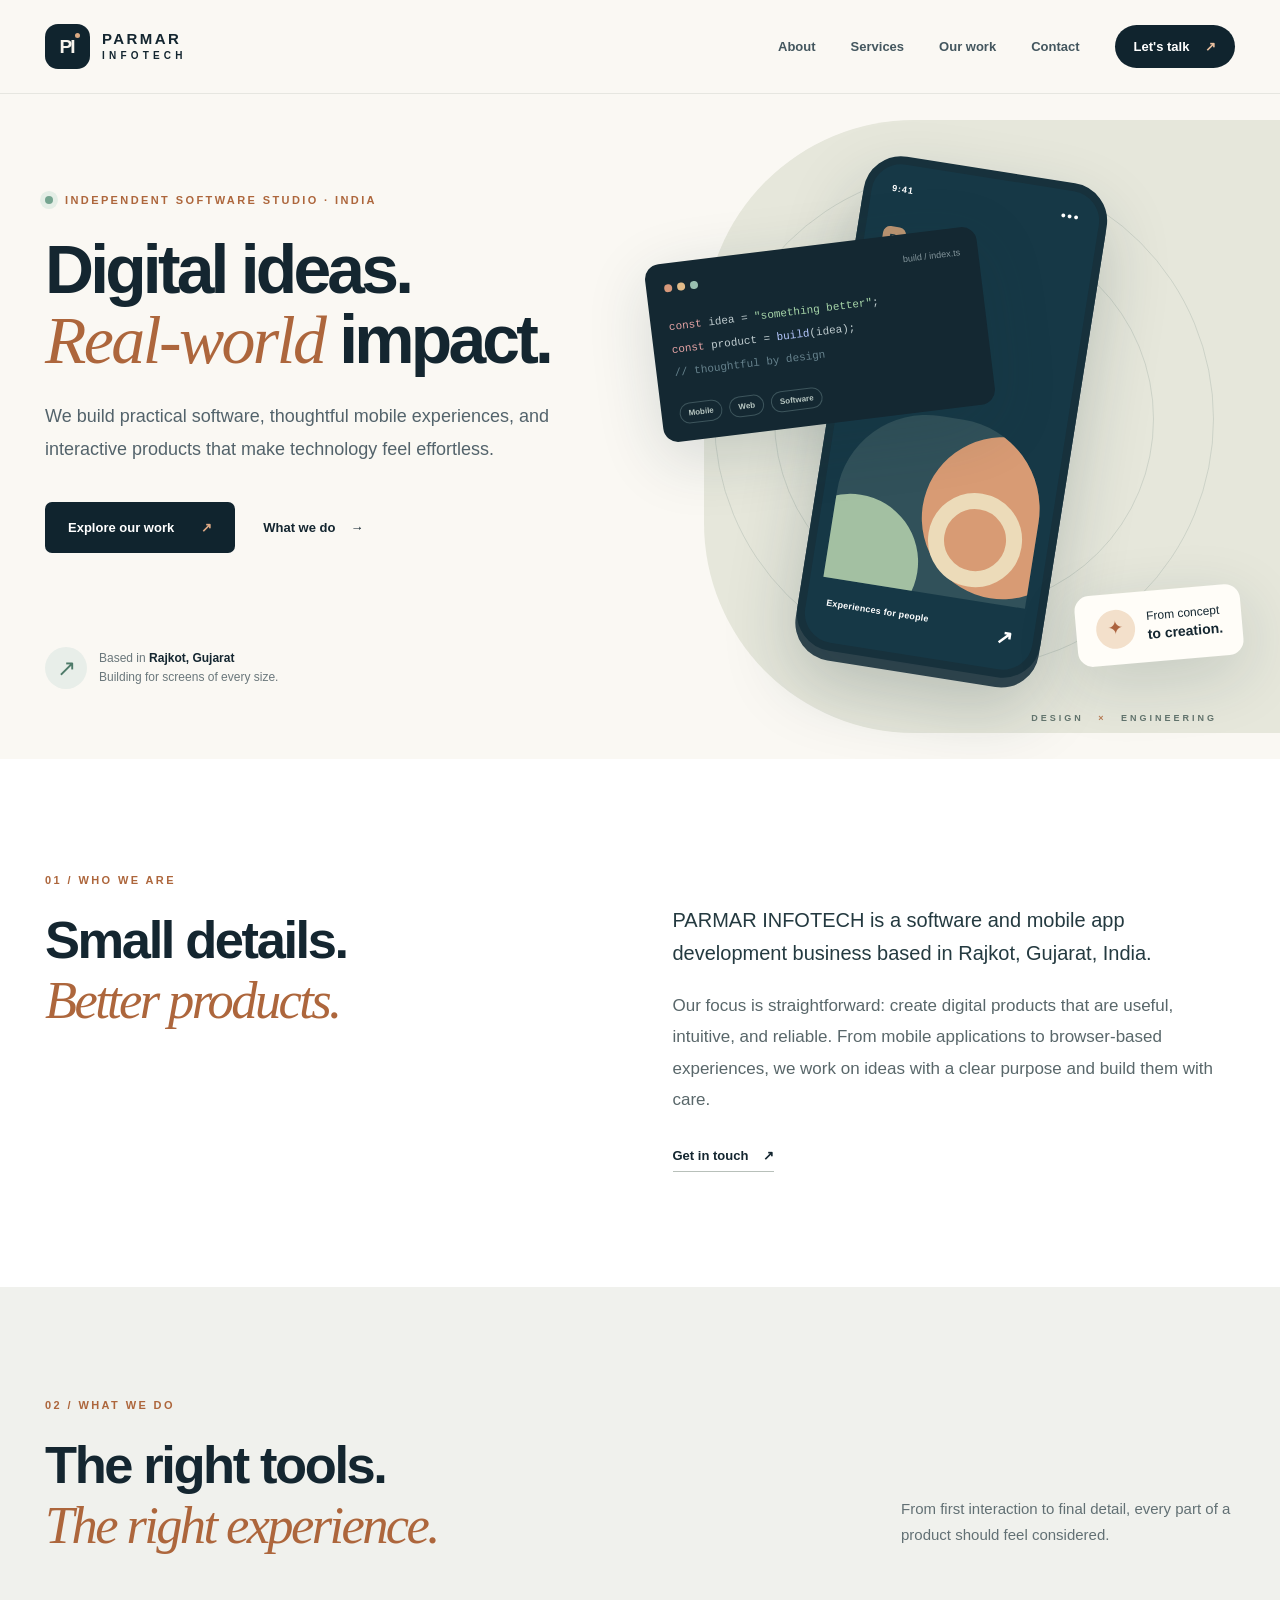
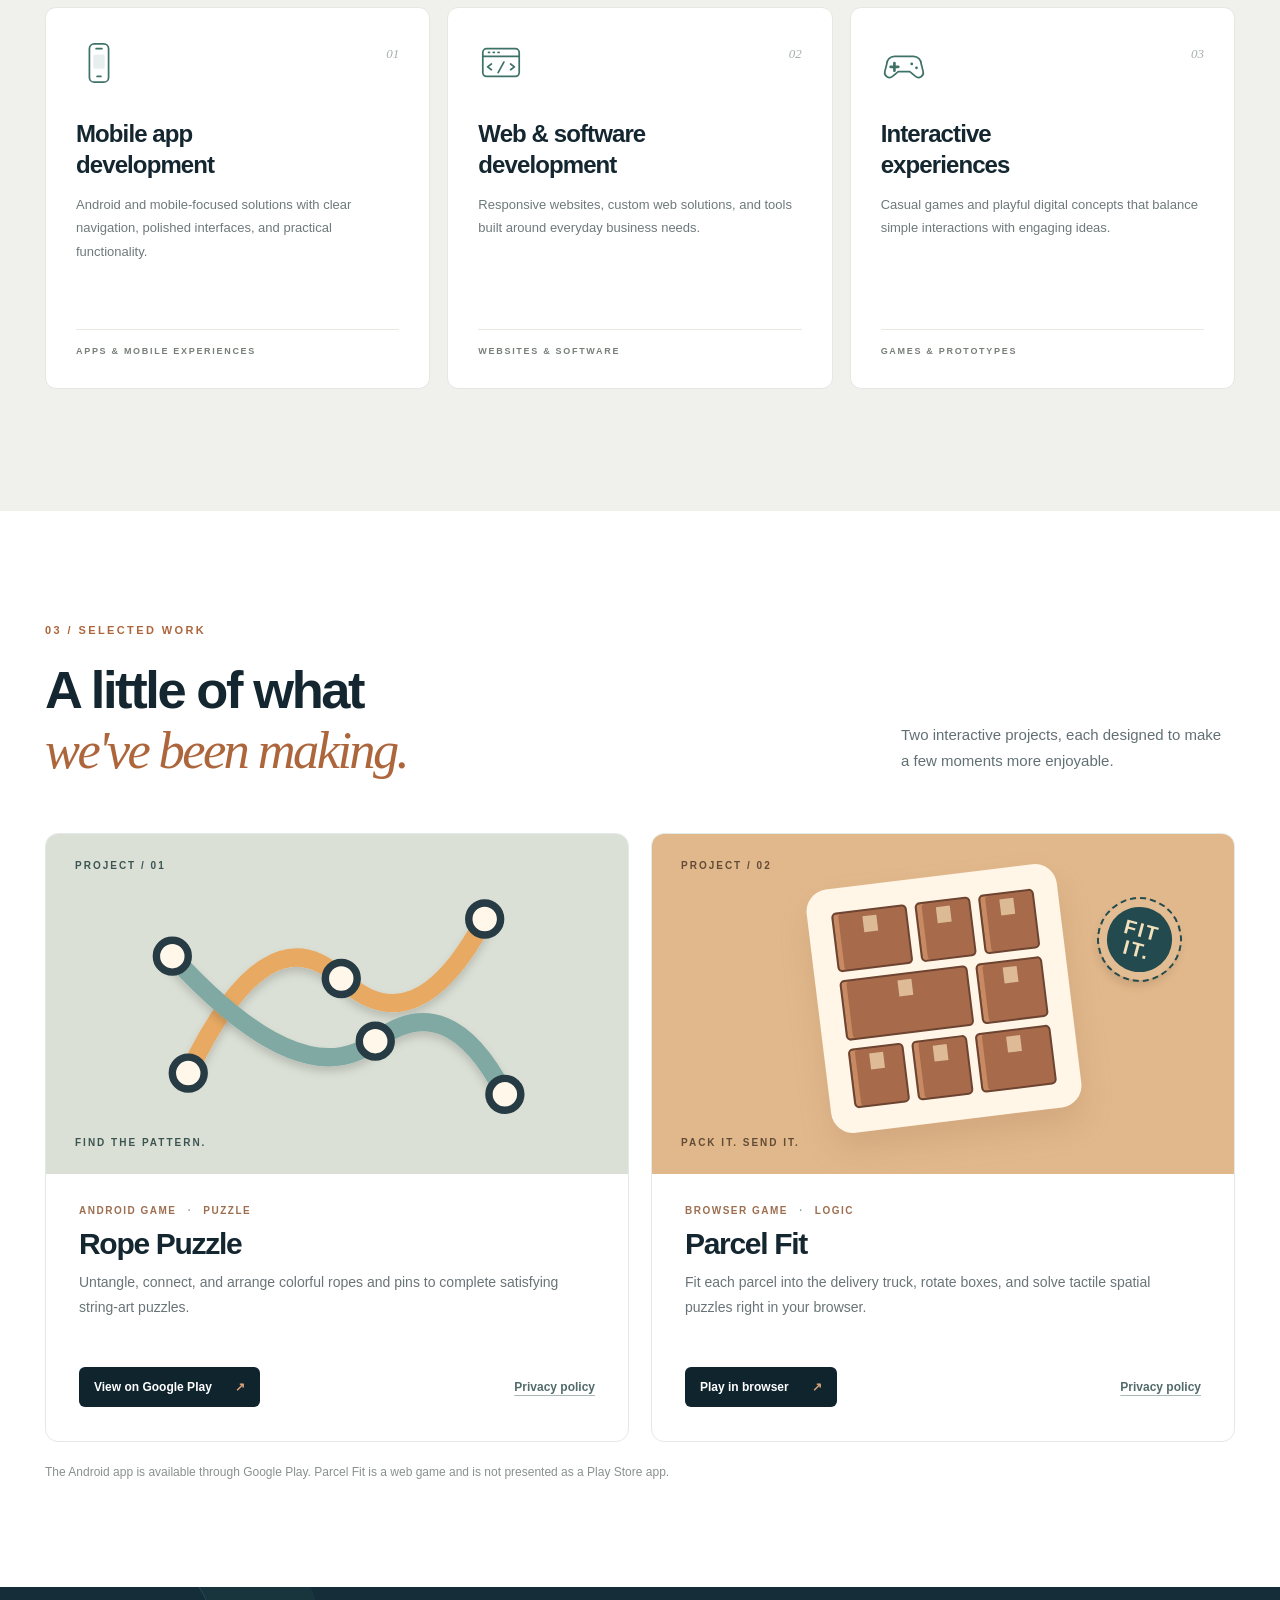
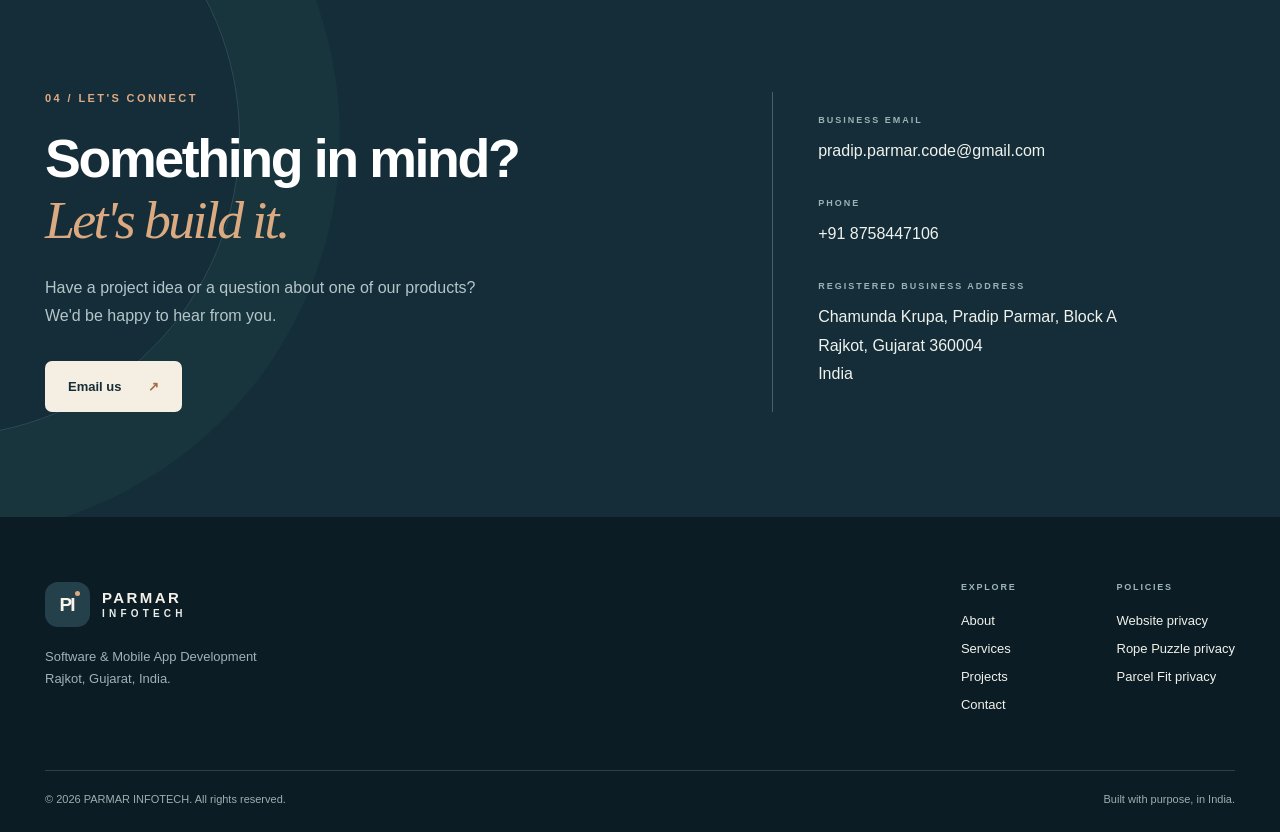
<file: index.html>
<!doctype html>
<html lang="en">
<head>
  <meta charset="utf-8">
  <meta name="viewport" content="width=device-width, initial-scale=1">
  <meta name="theme-color" content="#10202c">
  <meta name="description" content="PARMAR INFOTECH is a software and mobile app development business based in Rajkot, Gujarat, India. Discover our services, Android games and browser games.">
  <meta name="robots" content="index, follow">
  <meta property="og:type" content="website">
  <meta property="og:title" content="PARMAR INFOTECH — Software & Mobile App Development">
  <meta property="og:description" content="Practical digital products, thoughtfully built. Software development, mobile apps and interactive experiences from Rajkot, India.">
  <link rel="icon" type="image/svg+xml" href="assets/favicon.svg">
  <link rel="stylesheet" href="assets/styles.css">
  <title>PARMAR INFOTECH | Software & Mobile App Development</title>
</head>
<body>
  <a class="skip-link" href="#main">Skip to content</a>
  <header class="site-header" id="top">
    <div class="wrap header-inner">
      <a href="./" class="brand" aria-label="PARMAR INFOTECH, home">
        <span class="brand-symbol" aria-hidden="true">PI<span class="symbol-dot"></span></span>
        <span class="brand-text"><strong>PARMAR</strong><small>INFOTECH</small></span>
      </a>
      <button class="menu-button" aria-controls="primary-navigation" aria-expanded="false" aria-label="Open navigation"><span></span><span></span><span></span></button>
      <nav class="navigation" id="primary-navigation" aria-label="Main navigation">
        <a href="#about">About</a>
        <a href="#services">Services</a>
        <a href="#work">Our work</a>
        <a href="#contact">Contact</a>
        <a class="nav-contact" href="mailto:pradip.parmar.code@gmail.com?subject=Project%20enquiry%20%E2%80%94%20PARMAR%20INFOTECH">Let's talk <span aria-hidden="true">↗</span></a>
      </nav>
    </div>
  </header>

  <main id="main">
    <section class="hero" aria-labelledby="hero-title">
      <div class="wrap hero-grid">
        <div class="hero-copy">
          <div class="eyebrow"><span class="signal-dot"></span> INDEPENDENT SOFTWARE STUDIO · INDIA</div>
          <h1 id="hero-title">Digital ideas.<br><em>Real-world</em> impact.</h1>
          <p class="hero-lead">We build practical software, thoughtful mobile experiences, and interactive products that make technology feel effortless.</p>
          <div class="hero-actions"><a class="button button-dark" href="#work">Explore our work <span aria-hidden="true">↗</span></a><a class="text-link" href="#services">What we do <span aria-hidden="true">→</span></a></div>
          <div class="hero-bottom"><span class="mini-mark" aria-hidden="true">↗</span><span>Based in <strong>Rajkot, Gujarat</strong><br>Building for screens of every size.</span></div>
        </div>
        <div class="hero-visual" aria-label="Illustration of software, mobile apps and digital experiences" role="img">
          <div class="visual-orbit orbit-one"></div><div class="visual-orbit orbit-two"></div>
          <div class="floating-card code-card" aria-hidden="true"><div class="window-controls"><i></i><i></i><i></i><span>build / index.ts</span></div><div class="code-line"><span class="code-pink">const</span> idea = <span class="code-green">"something better"</span>;</div><div class="code-line"><span class="code-pink">const</span> product = <span class="code-blue">build</span>(idea);</div><div class="code-line muted">// thoughtful by design</div><div class="code-badges"><b>Mobile</b><b>Web</b><b>Software</b></div></div>
          <div class="phone-sample" aria-hidden="true"><div class="phone-top"><span>9:41</span><span>●●●</span></div><div class="phone-heading"><span class="phone-app-logo">P.</span><span>Made to move.</span></div><div class="phone-large-type">Create.<br><i>Connect.</i><br>Explore.</div><div class="phone-pattern"><div class="pattern-circle c1"></div><div class="pattern-circle c2"></div><div class="pattern-circle c3"></div></div><div class="phone-end"><span>Experiences for people</span><span>↗</span></div></div>
          <div class="floating-card small-note" aria-hidden="true"><span class="note-circle">✦</span><span>From concept<br><strong>to creation.</strong></span></div>
          <div class="visual-caption">DESIGN <span>×</span> ENGINEERING</div>
        </div>
      </div>
    </section>

    <section class="section intro-section" id="about" aria-labelledby="about-title">
      <div class="wrap section-two-col"><div><div class="section-index">01 / WHO WE ARE</div><h2 id="about-title">Small details.<br><span class="serif-accent">Better products.</span></h2></div><div class="intro-body"><p>PARMAR INFOTECH is a software and mobile app development business based in Rajkot, Gujarat, India.</p><p>Our focus is straightforward: create digital products that are useful, intuitive, and reliable. From mobile applications to browser-based experiences, we work on ideas with a clear purpose and build them with care.</p><a class="inline-link" href="#contact">Get in touch <span aria-hidden="true">↗</span></a></div></div>
    </section>

    <section class="section services-section" id="services" aria-labelledby="services-title"><div class="wrap"><div class="section-heading"><div><div class="section-index">02 / WHAT WE DO</div><h2 id="services-title">The right tools.<br><span class="serif-accent">The right experience.</span></h2></div><p>From first interaction to final detail, every part of a product should feel considered.</p></div><div class="services-grid">
      <article class="service-card"><div class="service-icon" aria-hidden="true"><svg viewBox="0 0 48 48" fill="none"><rect x="14" y="4" width="20" height="40" rx="5" stroke="currentColor" stroke-width="1.8"/><path d="M21 9h6M22 38h4" stroke="currentColor" stroke-width="1.8" stroke-linecap="round"/><rect x="18" y="15" width="12" height="15" rx="2" fill="currentColor" opacity=".12"/></svg></div><div class="service-no">01</div><h3>Mobile app<br>development</h3><p>Android and mobile-focused solutions with clear navigation, polished interfaces, and practical functionality.</p><div class="service-line"></div><span>APPS & MOBILE EXPERIENCES</span></article>
      <article class="service-card"><div class="service-icon" aria-hidden="true"><svg viewBox="0 0 48 48" fill="none"><rect x="5" y="9" width="38" height="29" rx="4" stroke="currentColor" stroke-width="1.8"/><path d="M5 17h38M11 13h1M16 13h1M21 13h1M14 25l-4 3 4 3M34 25l4 3-4 3M27 23l-6 11" stroke="currentColor" stroke-width="1.8" stroke-linecap="round" stroke-linejoin="round"/></svg></div><div class="service-no">02</div><h3>Web & software<br>development</h3><p>Responsive websites, custom web solutions, and tools built around everyday business needs.</p><div class="service-line"></div><span>WEBSITES & SOFTWARE</span></article>
      <article class="service-card"><div class="service-icon" aria-hidden="true"><svg viewBox="0 0 48 48" fill="none"><path d="M14 17h20a8 8 0 0 1 8 8l2 8a5 5 0 0 1-8 5l-6-5H18l-6 5a5 5 0 0 1-8-5l2-8a8 8 0 0 1 8-8Z" stroke="currentColor" stroke-width="1.8" stroke-linejoin="round"/><path d="M14 24v8M10 28h8M32 25h.1M37 29h.1" stroke="currentColor" stroke-width="2.8" stroke-linecap="round"/></svg></div><div class="service-no">03</div><h3>Interactive<br>experiences</h3><p>Casual games and playful digital concepts that balance simple interactions with engaging ideas.</p><div class="service-line"></div><span>GAMES & PROTOTYPES</span></article>
    </div></div></section>

    <section class="section work-section" id="work" aria-labelledby="work-title"><div class="wrap"><div class="section-heading work-heading"><div><div class="section-index">03 / SELECTED WORK</div><h2 id="work-title">A little of what<br><span class="serif-accent">we've been making.</span></h2></div><p>Two interactive projects, each designed to make a few moments more enjoyable.</p></div>
      <div class="project-grid">
        <article class="project-card"><div class="project-art rope-art" aria-label="Stylized rope and pin puzzle illustration" role="img"><div class="art-no">PROJECT / 01</div><svg viewBox="0 0 500 320" aria-hidden="true" focusable="false"><defs><filter id="ropeShadow"><feDropShadow dx="0" dy="5" stdDeviation="4" flood-opacity=".16"/></filter></defs><path d="M110 225Q184 70 254 136T389 80" stroke="#e8aa63" stroke-width="17" fill="none" stroke-linecap="round" filter="url(#ropeShadow)"/><path d="M95 115Q217 248 286 195T408 245" stroke="#7fa9a2" stroke-width="17" fill="none" stroke-linecap="round" filter="url(#ropeShadow)"/><g fill="#fff7ea" stroke="#263b43" stroke-width="7"><circle cx="110" cy="225" r="15"/><circle cx="254" cy="136" r="15"/><circle cx="389" cy="80" r="15"/><circle cx="95" cy="115" r="15"/><circle cx="286" cy="195" r="15"/><circle cx="408" cy="245" r="15"/></g></svg><div class="art-label">FIND THE PATTERN.</div></div><div class="project-info"><div class="project-meta">ANDROID GAME <span>·</span> PUZZLE</div><h3>Rope Puzzle</h3><p>Untangle, connect, and arrange colorful ropes and pins to complete satisfying string-art puzzles.</p><div class="project-links"><a class="project-link" href="https://play.google.com/store/apps/details?id=com.stringart.ropepuzzle" target="_blank" rel="noopener noreferrer">View on Google Play <span aria-hidden="true">↗</span></a><a class="subtle-link" href="privacy-rope-puzzle.html">Privacy policy</a></div></div></article>
        <article class="project-card"><div class="project-art parcel-art" aria-label="Stylized parcel packing game illustration" role="img"><div class="art-no">PROJECT / 02</div><div class="parcel-board" aria-hidden="true"><div class="parcel-stack top"><i></i><i></i><i></i></div><div class="parcel-stack middle"><i></i><i></i></div><div class="parcel-stack bottom"><i></i><i></i><i></i></div></div><div class="parcel-stamp" aria-hidden="true">FIT<br>IT.</div><div class="art-label">PACK IT. SEND IT.</div></div><div class="project-info"><div class="project-meta">BROWSER GAME <span>·</span> LOGIC</div><h3>Parcel Fit</h3><p>Fit each parcel into the delivery truck, rotate boxes, and solve tactile spatial puzzles right in your browser.</p><div class="project-links"><a class="project-link" href="https://parcelbox-game.pages.dev/" target="_blank" rel="noopener noreferrer">Play in browser <span aria-hidden="true">↗</span></a><a class="subtle-link" href="privacy-parcel-fit.html">Privacy policy</a></div></div></article>
      </div><p class="work-footnote">The Android app is available through Google Play. Parcel Fit is a web game and is not presented as a Play Store app.</p>
    </div></section>

    <section class="contact-section" id="contact" aria-labelledby="contact-title"><div class="wrap contact-layout"><div class="contact-copy"><div class="section-index light-index">04 / LET'S CONNECT</div><h2 id="contact-title">Something in mind?<br><span class="serif-accent">Let's build it.</span></h2><p>Have a project idea or a question about one of our products? We'd be happy to hear from you.</p><a class="button button-light" href="mailto:pradip.parmar.code@gmail.com?subject=Enquiry%20for%20PARMAR%20INFOTECH">Email us <span aria-hidden="true">↗</span></a></div><div class="contact-details"><div><span class="contact-label">BUSINESS EMAIL</span><a href="mailto:pradip.parmar.code@gmail.com">pradip.parmar.code@gmail.com</a></div><div><span class="contact-label">PHONE</span><a href="tel:+918758447106">+91 8758447106</a></div><div><span class="contact-label">REGISTERED BUSINESS ADDRESS</span><address>Chamunda Krupa, Pradip Parmar, Block A<br>Rajkot, Gujarat 360004<br>India</address></div></div></div></section>
  </main>
  <footer class="site-footer"><div class="wrap footer-main"><div><a class="brand footer-brand" href="#top"><span class="brand-symbol" aria-hidden="true">PI<span class="symbol-dot"></span></span><span class="brand-text"><strong>PARMAR</strong><small>INFOTECH</small></span></a><p>Software & Mobile App Development<br>Rajkot, Gujarat, India.</p></div><div class="footer-links"><div><span>EXPLORE</span><a href="#about">About</a><a href="#services">Services</a><a href="#work">Projects</a><a href="#contact">Contact</a></div><div><span>POLICIES</span><a href="privacy-policy.html">Website privacy</a><a href="privacy-rope-puzzle.html">Rope Puzzle privacy</a><a href="privacy-parcel-fit.html">Parcel Fit privacy</a></div></div></div><div class="wrap footer-bottom"><span>© <span id="year">2026</span> PARMAR INFOTECH. All rights reserved.</span><span>Built with purpose, in India.</span></div></footer>
  <script src="assets/site.js" defer></script>
</body>
</html>
</file>
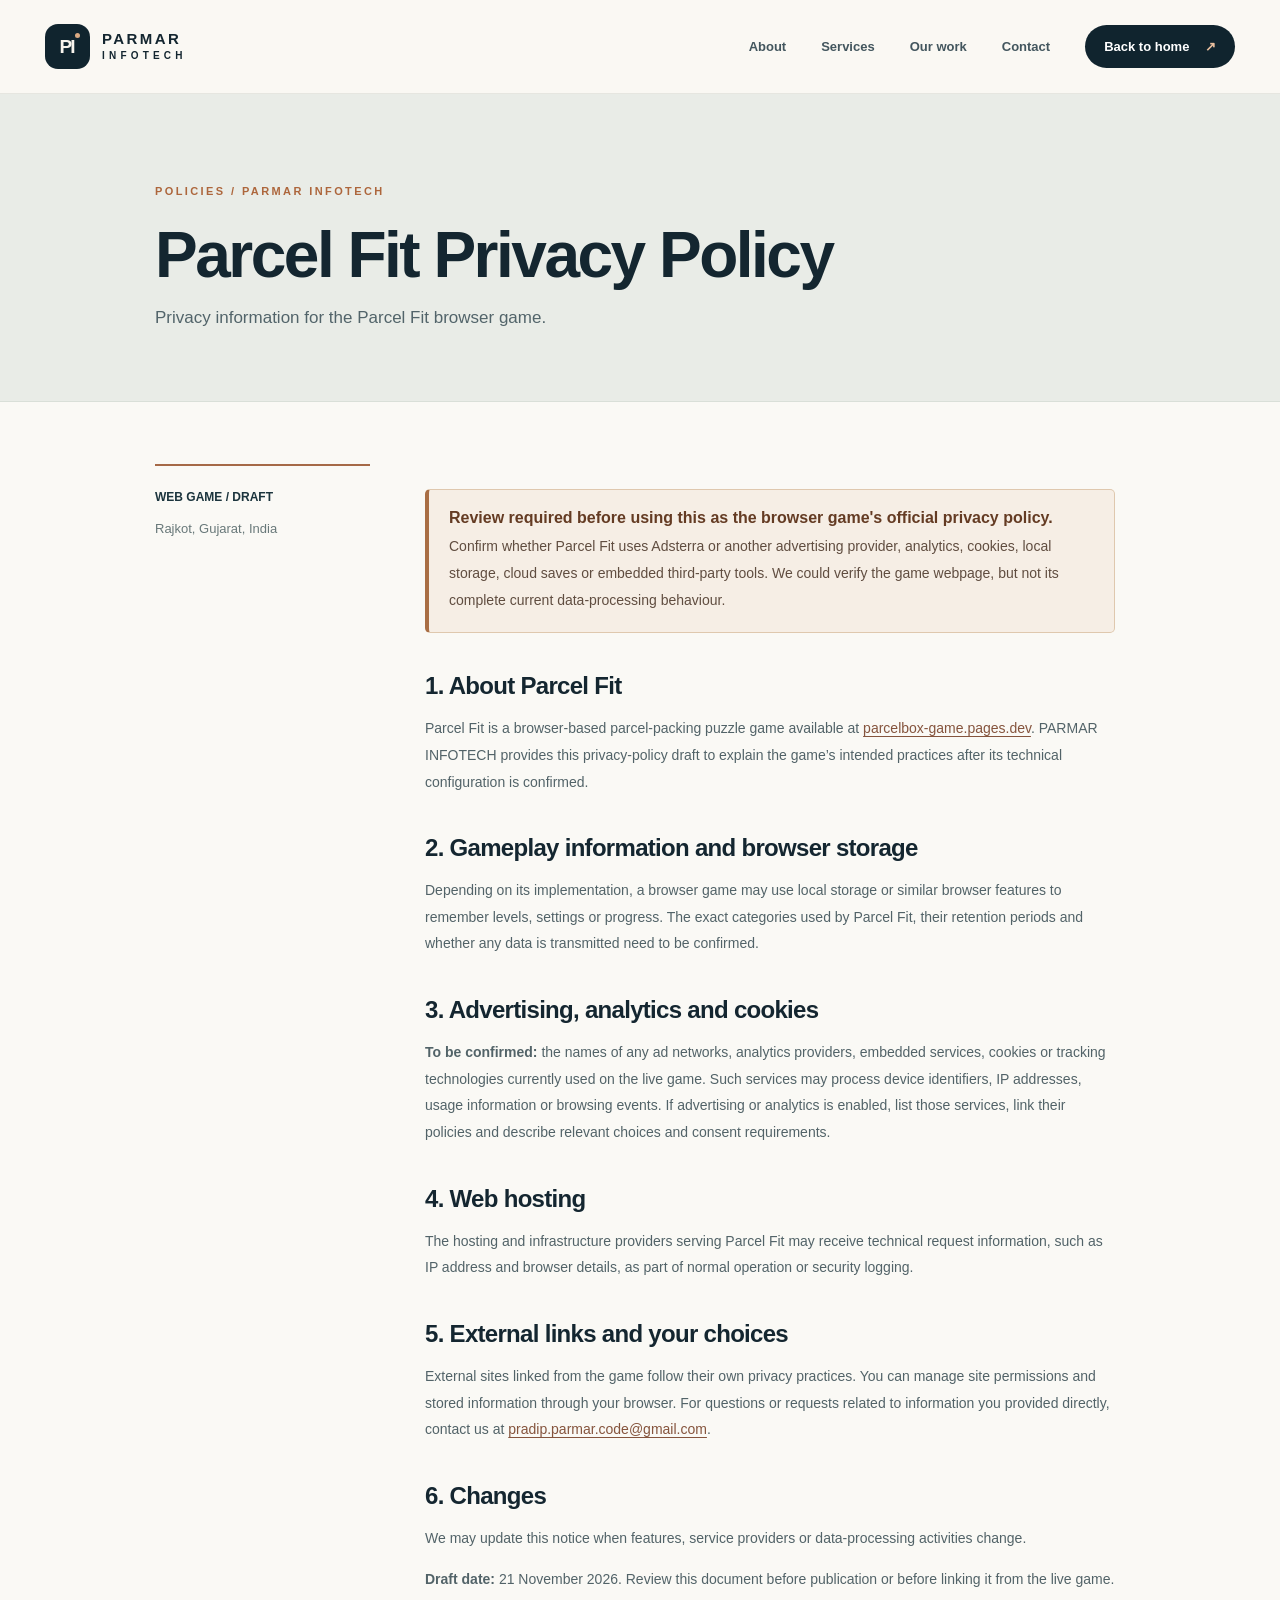
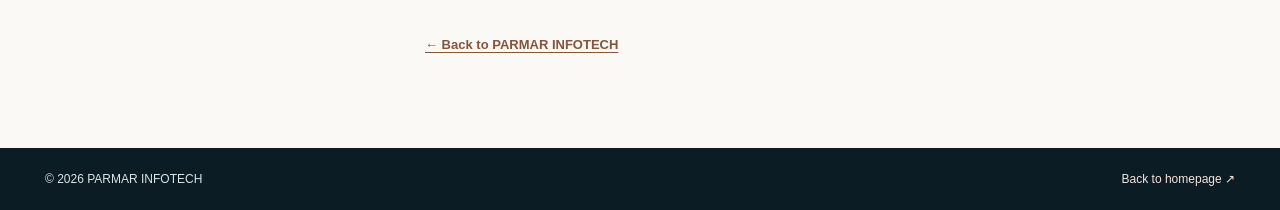
<file: privacy-parcel-fit.html>
<!doctype html><html lang="en"><head><meta charset="utf-8"><meta name="viewport" content="width=device-width, initial-scale=1"><meta name="theme-color" content="#10202c"><meta name="description" content="Draft privacy policy for Parcel Fit browser game by PARMAR INFOTECH; review required."><link rel="icon" type="image/svg+xml" href="assets/favicon.svg"><link rel="stylesheet" href="assets/styles.css"><title>Parcel Fit Privacy Policy | PARMAR INFOTECH</title></head><body class="policy-page"><a class="skip-link" href="#main">Skip to content</a><header class="site-header"><div class="wrap header-inner"><a href="index.html" class="brand" aria-label="PARMAR INFOTECH, home"><span class="brand-symbol" aria-hidden="true">PI<span class="symbol-dot"></span></span><span class="brand-text"><strong>PARMAR</strong><small>INFOTECH</small></span></a><button class="menu-button" aria-controls="primary-navigation" aria-expanded="false" aria-label="Open navigation"><span></span><span></span><span></span></button><nav class="navigation" id="primary-navigation" aria-label="Main navigation"><a href="index.html#about">About</a><a href="index.html#services">Services</a><a href="index.html#work">Our work</a><a href="index.html#contact">Contact</a><a class="nav-contact" href="index.html">Back to home <span aria-hidden="true">↗</span></a></nav></div></header><main id="main"><section class="policy-hero"><div class="wrap"><span class="section-index">POLICIES / PARMAR INFOTECH</span><h1>Parcel Fit Privacy Policy</h1><p>Privacy information for the Parcel Fit browser game.</p></div></section><div class="wrap policy-content"><aside class="policy-aside"><strong>WEB GAME / DRAFT</strong><span>Rajkot, Gujarat, India</span></aside><article class="policy-body">
<div class="notice"><strong>Review required before using this as the browser game's official privacy policy.</strong><p>Confirm whether Parcel Fit uses Adsterra or another advertising provider, analytics, cookies, local storage, cloud saves or embedded third-party tools. We could verify the game webpage, but not its complete current data-processing behaviour.</p></div>
<h2>1. About Parcel Fit</h2>
<p>Parcel Fit is a browser-based parcel-packing puzzle game available at <a href="https://parcelbox-game.pages.dev/" target="_blank" rel="noopener noreferrer">parcelbox-game.pages.dev</a>. PARMAR INFOTECH provides this privacy-policy draft to explain the game’s intended practices after its technical configuration is confirmed.</p>
<h2>2. Gameplay information and browser storage</h2>
<p>Depending on its implementation, a browser game may use local storage or similar browser features to remember levels, settings or progress. The exact categories used by Parcel Fit, their retention periods and whether any data is transmitted need to be confirmed.</p>
<h2>3. Advertising, analytics and cookies</h2>
<p><strong>To be confirmed:</strong> the names of any ad networks, analytics providers, embedded services, cookies or tracking technologies currently used on the live game. Such services may process device identifiers, IP addresses, usage information or browsing events. If advertising or analytics is enabled, list those services, link their policies and describe relevant choices and consent requirements.</p>
<h2>4. Web hosting</h2>
<p>The hosting and infrastructure providers serving Parcel Fit may receive technical request information, such as IP address and browser details, as part of normal operation or security logging.</p>
<h2>5. External links and your choices</h2>
<p>External sites linked from the game follow their own privacy practices. You can manage site permissions and stored information through your browser. For questions or requests related to information you provided directly, contact us at <a href="mailto:pradip.parmar.code@gmail.com">pradip.parmar.code@gmail.com</a>.</p>
<h2>6. Changes</h2>
<p>We may update this notice when features, service providers or data-processing activities change.</p>
<p><strong>Draft date:</strong> 21 November 2026. Review this document before publication or before linking it from the live game.</p>
<a class="policy-back" href="index.html">← Back to PARMAR INFOTECH</a></article></div></main><footer class="policy-footer"><div class="wrap"><span>© <span id="year">2026</span> PARMAR INFOTECH</span><a href="index.html">Back to homepage ↗</a></div></footer><script src="assets/site.js" defer></script></body></html>
</file>
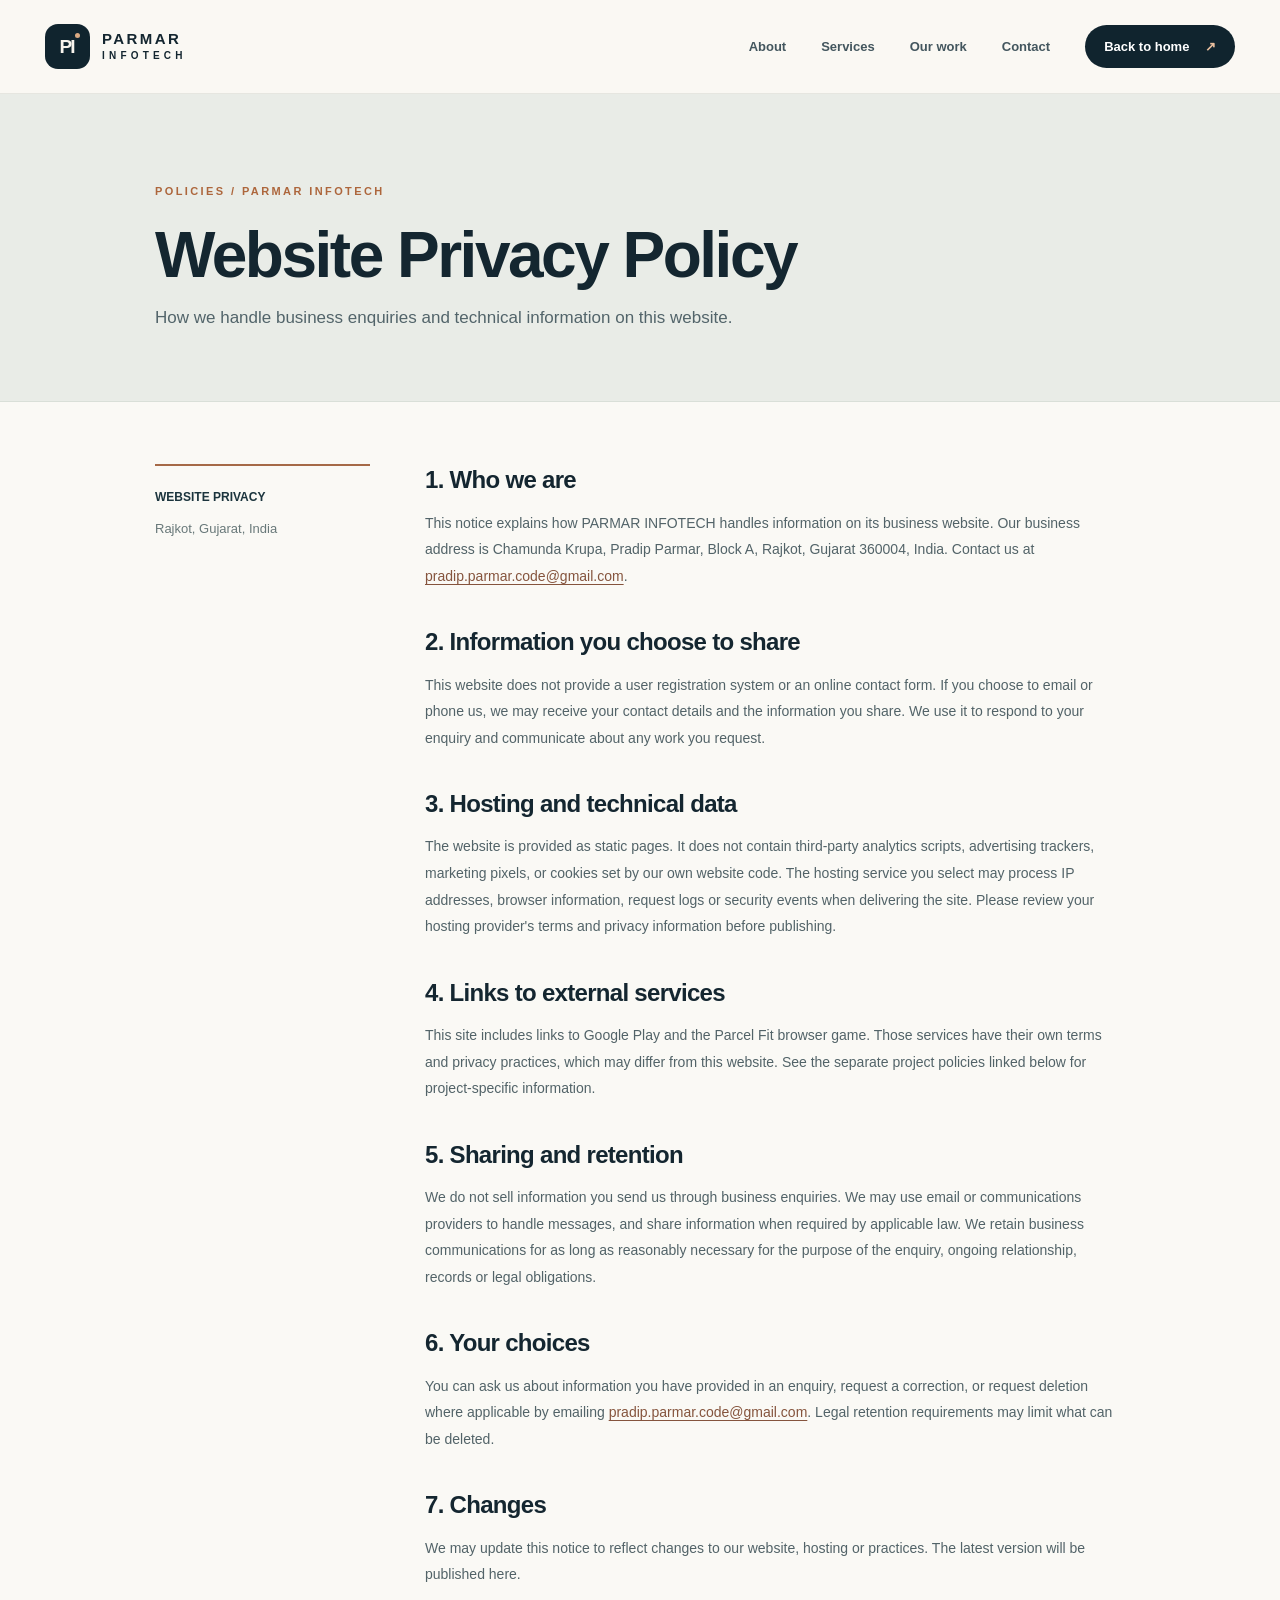
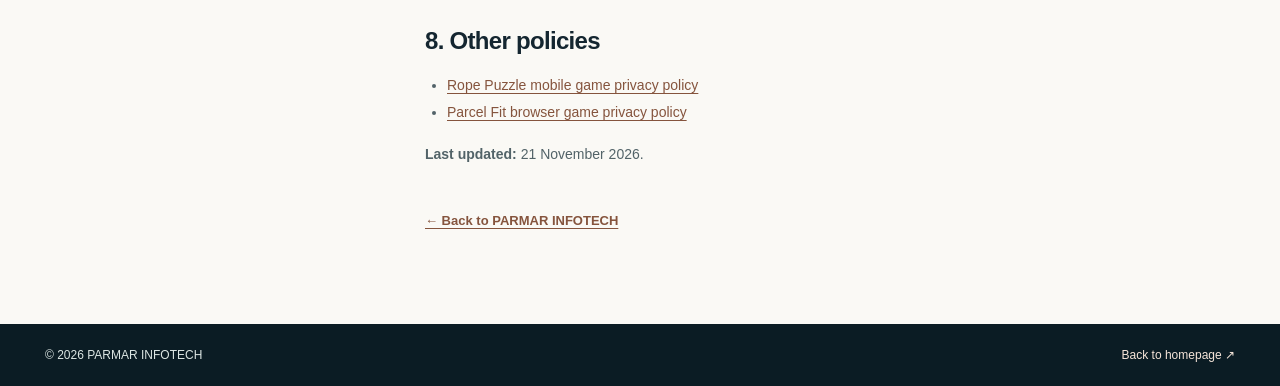
<file: privacy-policy.html>
<!doctype html><html lang="en"><head><meta charset="utf-8"><meta name="viewport" content="width=device-width, initial-scale=1"><meta name="theme-color" content="#10202c"><meta name="description" content="Website privacy notice for PARMAR INFOTECH."><link rel="icon" type="image/svg+xml" href="assets/favicon.svg"><link rel="stylesheet" href="assets/styles.css"><title>Website Privacy Policy | PARMAR INFOTECH</title></head><body class="policy-page"><a class="skip-link" href="#main">Skip to content</a><header class="site-header"><div class="wrap header-inner"><a href="index.html" class="brand" aria-label="PARMAR INFOTECH, home"><span class="brand-symbol" aria-hidden="true">PI<span class="symbol-dot"></span></span><span class="brand-text"><strong>PARMAR</strong><small>INFOTECH</small></span></a><button class="menu-button" aria-controls="primary-navigation" aria-expanded="false" aria-label="Open navigation"><span></span><span></span><span></span></button><nav class="navigation" id="primary-navigation" aria-label="Main navigation"><a href="index.html#about">About</a><a href="index.html#services">Services</a><a href="index.html#work">Our work</a><a href="index.html#contact">Contact</a><a class="nav-contact" href="index.html">Back to home <span aria-hidden="true">↗</span></a></nav></div></header><main id="main"><section class="policy-hero"><div class="wrap"><span class="section-index">POLICIES / PARMAR INFOTECH</span><h1>Website Privacy Policy</h1><p>How we handle business enquiries and technical information on this website.</p></div></section><div class="wrap policy-content"><aside class="policy-aside"><strong>WEBSITE PRIVACY</strong><span>Rajkot, Gujarat, India</span></aside><article class="policy-body">
<h2>1. Who we are</h2>
<p>This notice explains how PARMAR INFOTECH handles information on its business website. Our business address is Chamunda Krupa, Pradip Parmar, Block A, Rajkot, Gujarat 360004, India. Contact us at <a href="mailto:pradip.parmar.code@gmail.com">pradip.parmar.code@gmail.com</a>.</p>
<h2>2. Information you choose to share</h2>
<p>This website does not provide a user registration system or an online contact form. If you choose to email or phone us, we may receive your contact details and the information you share. We use it to respond to your enquiry and communicate about any work you request.</p>
<h2>3. Hosting and technical data</h2>
<p>The website is provided as static pages. It does not contain third-party analytics scripts, advertising trackers, marketing pixels, or cookies set by our own website code. The hosting service you select may process IP addresses, browser information, request logs or security events when delivering the site. Please review your hosting provider's terms and privacy information before publishing.</p>
<h2>4. Links to external services</h2>
<p>This site includes links to Google Play and the Parcel Fit browser game. Those services have their own terms and privacy practices, which may differ from this website. See the separate project policies linked below for project-specific information.</p>
<h2>5. Sharing and retention</h2>
<p>We do not sell information you send us through business enquiries. We may use email or communications providers to handle messages, and share information when required by applicable law. We retain business communications for as long as reasonably necessary for the purpose of the enquiry, ongoing relationship, records or legal obligations.</p>
<h2>6. Your choices</h2>
<p>You can ask us about information you have provided in an enquiry, request a correction, or request deletion where applicable by emailing <a href="mailto:pradip.parmar.code@gmail.com">pradip.parmar.code@gmail.com</a>. Legal retention requirements may limit what can be deleted.</p>
<h2>7. Changes</h2>
<p>We may update this notice to reflect changes to our website, hosting or practices. The latest version will be published here.</p>
<h2>8. Other policies</h2>
<ul><li><a href="privacy-rope-puzzle.html">Rope Puzzle mobile game privacy policy</a></li><li><a href="privacy-parcel-fit.html">Parcel Fit browser game privacy policy</a></li></ul>
<p><strong>Last updated:</strong> 21 November 2026.</p>
<a class="policy-back" href="index.html">← Back to PARMAR INFOTECH</a></article></div></main><footer class="policy-footer"><div class="wrap"><span>© <span id="year">2026</span> PARMAR INFOTECH</span><a href="index.html">Back to homepage ↗</a></div></footer><script src="assets/site.js" defer></script></body></html>
</file>
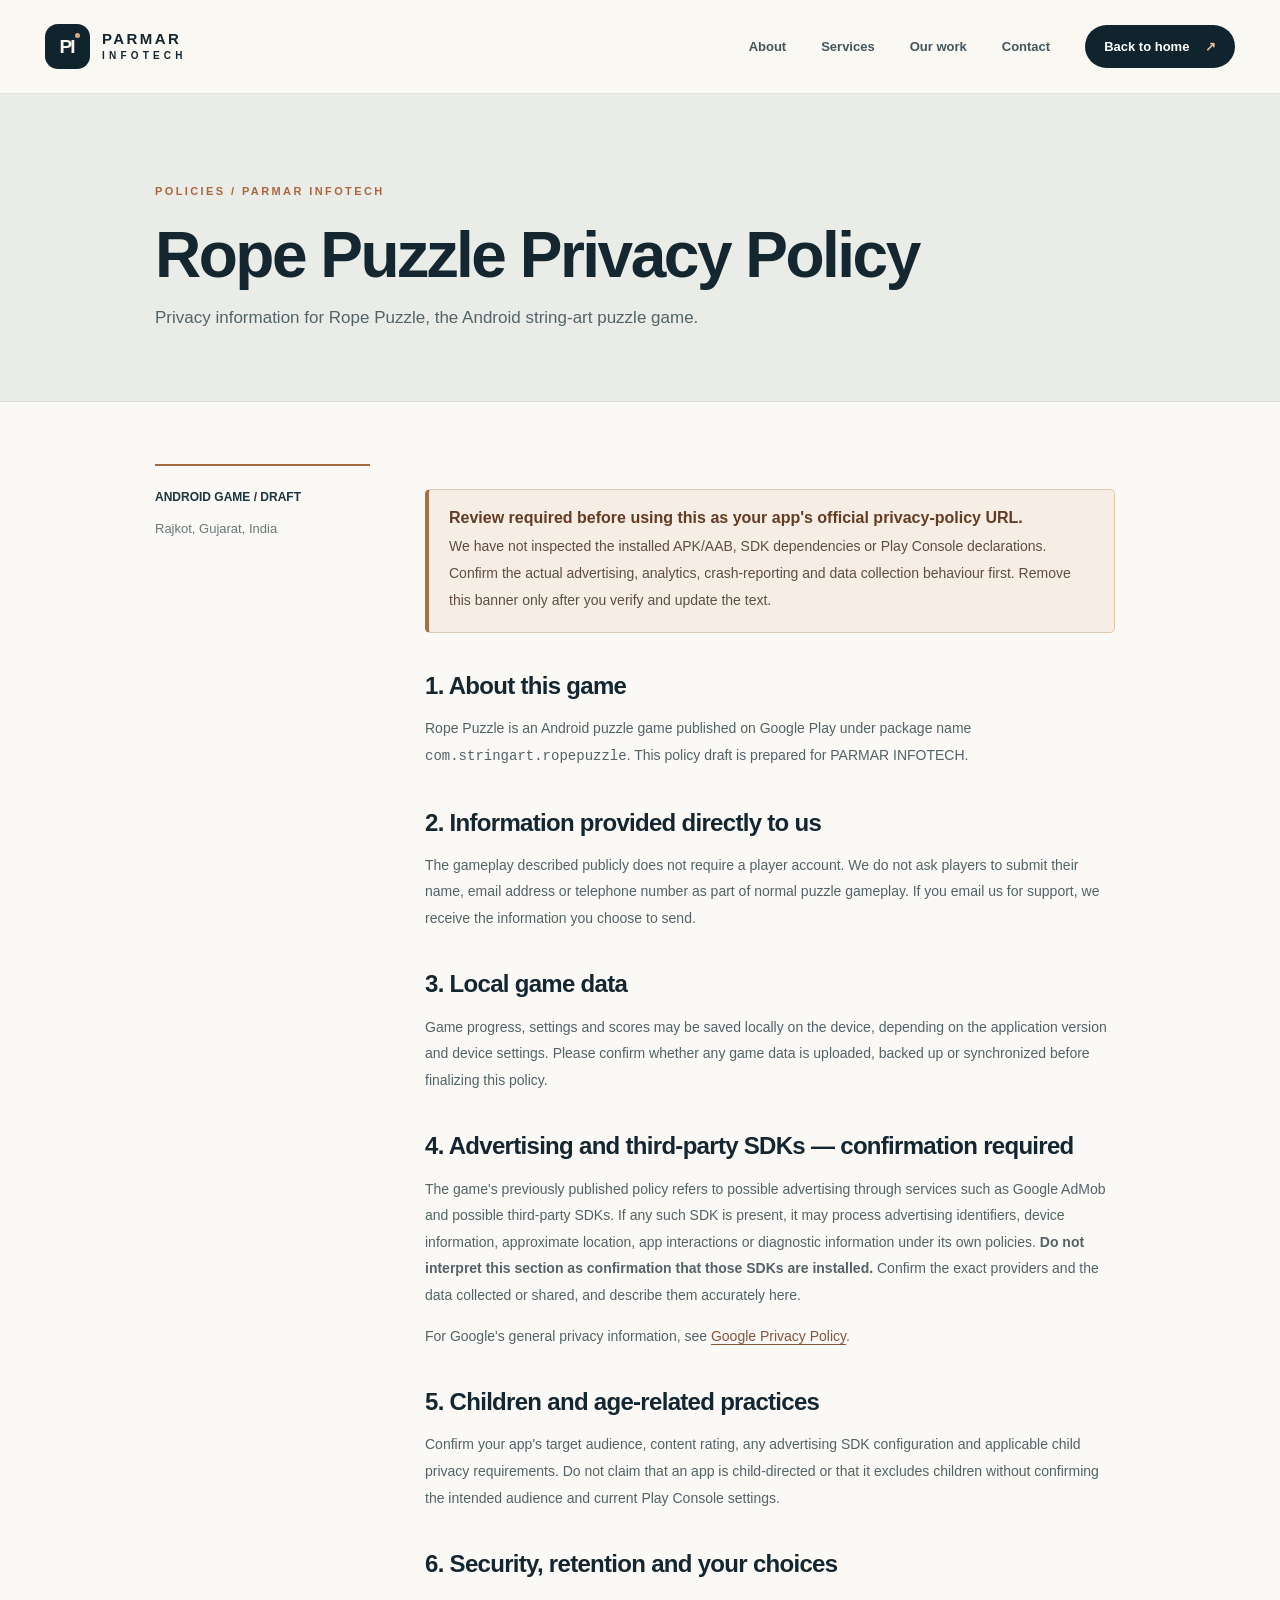
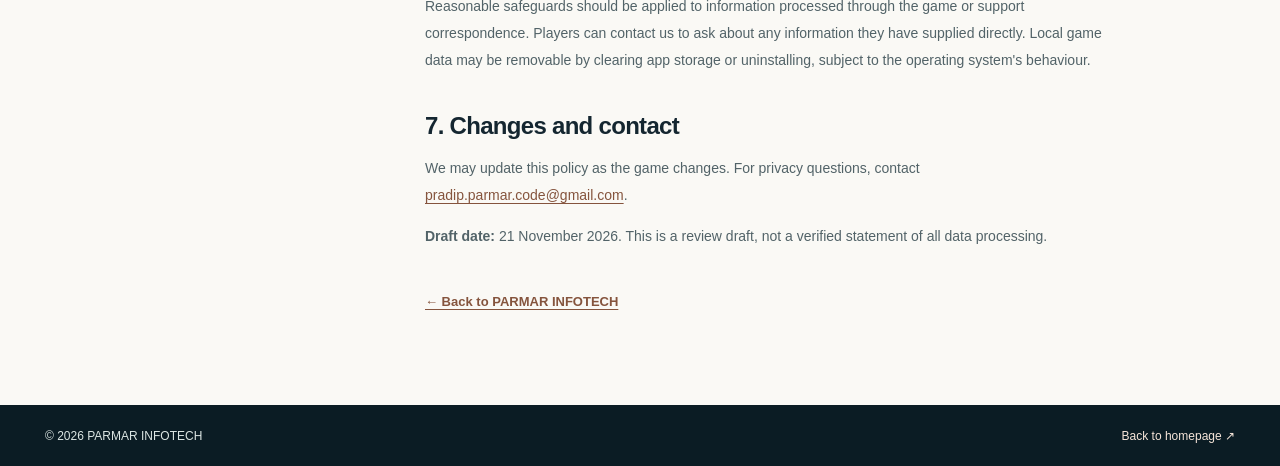
<file: privacy-rope-puzzle.html>
<!doctype html><html lang="en"><head><meta charset="utf-8"><meta name="viewport" content="width=device-width, initial-scale=1"><meta name="theme-color" content="#10202c"><meta name="description" content="Draft privacy policy for Rope Puzzle Android game by PARMAR INFOTECH; review required."><link rel="icon" type="image/svg+xml" href="assets/favicon.svg"><link rel="stylesheet" href="assets/styles.css"><title>Rope Puzzle Privacy Policy | PARMAR INFOTECH</title></head><body class="policy-page"><a class="skip-link" href="#main">Skip to content</a><header class="site-header"><div class="wrap header-inner"><a href="index.html" class="brand" aria-label="PARMAR INFOTECH, home"><span class="brand-symbol" aria-hidden="true">PI<span class="symbol-dot"></span></span><span class="brand-text"><strong>PARMAR</strong><small>INFOTECH</small></span></a><button class="menu-button" aria-controls="primary-navigation" aria-expanded="false" aria-label="Open navigation"><span></span><span></span><span></span></button><nav class="navigation" id="primary-navigation" aria-label="Main navigation"><a href="index.html#about">About</a><a href="index.html#services">Services</a><a href="index.html#work">Our work</a><a href="index.html#contact">Contact</a><a class="nav-contact" href="index.html">Back to home <span aria-hidden="true">↗</span></a></nav></div></header><main id="main"><section class="policy-hero"><div class="wrap"><span class="section-index">POLICIES / PARMAR INFOTECH</span><h1>Rope Puzzle Privacy Policy</h1><p>Privacy information for Rope Puzzle, the Android string-art puzzle game.</p></div></section><div class="wrap policy-content"><aside class="policy-aside"><strong>ANDROID GAME / DRAFT</strong><span>Rajkot, Gujarat, India</span></aside><article class="policy-body">
<div class="notice"><strong>Review required before using this as your app's official privacy-policy URL.</strong><p>We have not inspected the installed APK/AAB, SDK dependencies or Play Console declarations. Confirm the actual advertising, analytics, crash-reporting and data collection behaviour first. Remove this banner only after you verify and update the text.</p></div>
<h2>1. About this game</h2>
<p>Rope Puzzle is an Android puzzle game published on Google Play under package name <code>com.stringart.ropepuzzle</code>. This policy draft is prepared for PARMAR INFOTECH.</p>
<h2>2. Information provided directly to us</h2>
<p>The gameplay described publicly does not require a player account. We do not ask players to submit their name, email address or telephone number as part of normal puzzle gameplay. If you email us for support, we receive the information you choose to send.</p>
<h2>3. Local game data</h2>
<p>Game progress, settings and scores may be saved locally on the device, depending on the application version and device settings. Please confirm whether any game data is uploaded, backed up or synchronized before finalizing this policy.</p>
<h2>4. Advertising and third-party SDKs — confirmation required</h2>
<p>The game's previously published policy refers to possible advertising through services such as Google AdMob and possible third-party SDKs. If any such SDK is present, it may process advertising identifiers, device information, approximate location, app interactions or diagnostic information under its own policies. <strong>Do not interpret this section as confirmation that those SDKs are installed.</strong> Confirm the exact providers and the data collected or shared, and describe them accurately here.</p>
<p>For Google's general privacy information, see <a href="https://policies.google.com/privacy" target="_blank" rel="noopener noreferrer">Google Privacy Policy</a>.</p>
<h2>5. Children and age-related practices</h2>
<p>Confirm your app's target audience, content rating, any advertising SDK configuration and applicable child privacy requirements. Do not claim that an app is child-directed or that it excludes children without confirming the intended audience and current Play Console settings.</p>
<h2>6. Security, retention and your choices</h2>
<p>Reasonable safeguards should be applied to information processed through the game or support correspondence. Players can contact us to ask about any information they have supplied directly. Local game data may be removable by clearing app storage or uninstalling, subject to the operating system's behaviour.</p>
<h2>7. Changes and contact</h2>
<p>We may update this policy as the game changes. For privacy questions, contact <a href="mailto:pradip.parmar.code@gmail.com">pradip.parmar.code@gmail.com</a>.</p>
<p><strong>Draft date:</strong> 21 November 2026. This is a review draft, not a verified statement of all data processing.</p>
<a class="policy-back" href="index.html">← Back to PARMAR INFOTECH</a></article></div></main><footer class="policy-footer"><div class="wrap"><span>© <span id="year">2026</span> PARMAR INFOTECH</span><a href="index.html">Back to homepage ↗</a></div></footer><script src="assets/site.js" defer></script></body></html>
</file>
<file: assets/styles.css>
/* PARMAR INFOTECH — static website, no framework, third-party scripts or external fonts. */
:root{--ink:#142630;--ink-muted:#53636b;--navy:#10242e;--dark:#0b1e27;--cream:#faf8f3;--paper:#f2f0e9;--line:#dcded7;--accent:#ad663c;--mint:#8fb6a8;--white:#fff;--radius:18px}
*,*::before,*::after{box-sizing:border-box}html{scroll-behavior:smooth}body{margin:0;color:var(--ink);font-family:Inter,ui-sans-serif,-apple-system,BlinkMacSystemFont,"Segoe UI",sans-serif;background:var(--cream);-webkit-font-smoothing:antialiased}a{color:inherit;text-decoration:none}button{font:inherit}svg{max-width:100%}::selection{background:#d7c7ae;color:var(--ink)}:focus-visible{outline:3px solid #c98a5e;outline-offset:4px}.wrap{width:min(1190px,calc(100% - 80px));margin-inline:auto}.skip-link{position:absolute;z-index:200;top:-120px;left:20px;background:#fff;padding:12px 18px}.skip-link:focus{top:12px}
/* header */
.site-header{height:94px;position:relative;z-index:30;background:var(--cream);border-bottom:1px solid #e6e6e0}.header-inner{height:100%;display:flex;align-items:center;justify-content:space-between;gap:35px}.brand{display:inline-flex;align-items:center;gap:12px;min-width:0}.brand-symbol{width:45px;height:45px;flex:0 0 45px;border-radius:13px;background:var(--navy);color:#f8f4ed;display:flex;align-items:center;justify-content:center;letter-spacing:-2px;font-size:19px;font-weight:850;position:relative;padding-right:2px}.symbol-dot{height:5px;width:5px;background:#dba982;border-radius:50%;position:absolute;right:10px;top:9px}.brand-text{display:flex;flex-direction:column;line-height:1.05;gap:4px;letter-spacing:2.4px}.brand-text strong{font-size:15px;font-weight:850}.brand-text small{font-size:10px;font-weight:650;letter-spacing:4.2px}.navigation{display:flex;gap:35px;align-items:center}.navigation>a:not(.nav-contact){font-size:13px;font-weight:650;color:#43565e;transition:color .2s}.navigation>a:not(.nav-contact):hover{color:var(--accent)}.nav-contact{background:var(--navy);color:#fff;border-radius:100px;padding:14px 19px;font-size:13px;font-weight:700;white-space:nowrap}.nav-contact span{margin-left:12px;color:#e9bf9e}.nav-contact:hover,.button-dark:hover{background:#2e4149}.menu-button{display:none;background:transparent;border:0;cursor:pointer;min-width:44px;height:44px;flex-direction:column;justify-content:center;align-items:center;gap:5px}.menu-button span{display:block;width:24px;height:2px;background:var(--navy);border-radius:5px}
/* hero */
.hero{background:var(--cream);overflow:hidden}.hero-grid{display:grid;grid-template-columns:1.05fr 1fr;min-height:665px;gap:50px}.hero-copy{padding:100px 0 70px;display:flex;flex-direction:column;align-items:flex-start}.eyebrow,.section-index{font-size:11px;font-weight:850;letter-spacing:2.4px;color:var(--accent)}.eyebrow{display:flex;gap:12px;align-items:center;white-space:nowrap}.signal-dot{width:8px;height:8px;border-radius:50%;background:#75a590;box-shadow:0 0 0 5px #e4eee6}.hero h1{margin:29px 0 24px;font-size:clamp(55px,5.3vw,78px);line-height:1.035;letter-spacing:-3.8px;font-weight:790}.hero h1 em,.serif-accent{font-family:Georgia,"Times New Roman",serif;font-weight:400;letter-spacing:-2.6px;font-style:italic;color:var(--accent)}.hero-lead{font-size:18px;line-height:1.8;max-width:510px;color:var(--ink-muted);margin:0}.hero-actions{display:flex;align-items:center;gap:28px;margin-top:37px}.button{display:inline-flex;align-items:center;justify-content:space-between;gap:27px;border-radius:7px;padding:18px 23px;font-size:13px;font-weight:750;transition:transform .2s,background-color .2s}.button:hover{transform:translateY(-2px)}.button-dark{background:var(--navy);color:#fff}.button-dark span{color:#dda985}.text-link,.inline-link{font-size:13px;font-weight:800;display:inline-flex;align-items:center;gap:15px}.text-link:hover,.inline-link:hover{color:var(--accent)}.hero-bottom{margin-top:auto;display:flex;gap:12px;align-items:center;color:#6a777b;font-size:12px;line-height:1.6;padding-top:48px}.hero-bottom strong{color:var(--ink);font-weight:740}.mini-mark{font-size:23px;width:42px;height:42px;display:grid;place-items:center;background:#e8eee9;color:#4e7a69;border-radius:50%}
.hero-visual{position:relative;min-width:0;min-height:630px;isolation:isolate}.hero-visual:before{content:"";position:absolute;z-index:-2;background:#e6e7db;inset:26px -250px 26px 25px;border-radius:210px 0 0 210px}.visual-orbit{border:1px solid rgba(89,117,110,.18);border-radius:50%;position:absolute;pointer-events:none}.orbit-one{width:500px;height:500px;top:75px;left:35px}.orbit-two{width:380px;height:380px;top:135px;left:95px}.phone-sample{position:absolute;top:73px;left:27%;width:246px;height:500px;background:#163846;border:8px solid #17313c;box-shadow:0 32px 70px #1a333a3b,0 10px 0 #314650;border-radius:38px;transform:rotate(9deg);overflow:hidden;color:#fff;display:flex;flex-direction:column}.phone-top{padding:20px 20px 0;display:flex;justify-content:space-between;font-size:9px;font-weight:600;letter-spacing:1px}.phone-heading{padding:33px 18px 8px;display:flex;align-items:center;gap:8px;font-size:10px;opacity:.85}.phone-app-logo{display:grid;place-items:center;background:#dba67b;color:#173540;font-size:12px;font-weight:900;width:23px;height:23px;border-radius:7px}.phone-large-type{font-size:32px;line-height:1.13;letter-spacing:-1.4px;font-weight:800;padding:18px 20px 0}.phone-large-type i{font-family:Georgia,serif;font-weight:400;color:#dfa980}.phone-pattern{position:relative;flex:1;margin:23px 13px 0;border-radius:90px 90px 0 0;background:#31515a;overflow:hidden}.pattern-circle{border-radius:50%;position:absolute}.c1{width:162px;height:162px;background:#d89b74;top:10px;right:-45px}.c2{width:136px;height:136px;background:#a3c0a2;top:90px;left:-44px}.c3{width:94px;height:94px;border:16px solid #ecdbb9;top:70px;right:13px}.phone-end{padding:20px;display:flex;justify-content:space-between;font-size:9px;font-weight:700;letter-spacing:.2px}.phone-end span:last-child{font-size:20px}.floating-card{position:absolute;border-radius:15px;box-shadow:0 18px 65px #19343b2a}.code-card{width:334px;left:-26px;top:151px;background:#142832;color:#c0cdd0;padding:20px 18px 17px;transform:rotate(-7deg);z-index:3}.window-controls{display:flex;align-items:center;gap:5px;margin-bottom:23px}.window-controls i{width:8px;height:8px;border-radius:50%;background:#d7987b}.window-controls i:nth-child(2){background:#e1bb89}.window-controls i:nth-child(3){background:#99bfb0}.window-controls span{margin-left:auto;font-size:9px;color:#83959b}.code-line{font-family:ui-monospace,SFMono-Regular,Menlo,monospace;font-size:11px;line-height:2.1;white-space:nowrap}.code-pink{color:#e6a4a5}.code-green{color:#a8d7aa}.code-blue{color:#b7c9ff}.code-line.muted{color:#66828d}.code-badges{display:flex;gap:7px;margin-top:19px}.code-badges b{font-size:8px;font-weight:600;border:1px solid #3d555c;border-radius:100px;padding:5px 8px;color:#b8c7c2}.small-note{bottom:98px;right:-7px;padding:16px 20px;background:#fffdf8;display:flex;gap:12px;align-items:center;font-size:12px;line-height:1.4;transform:rotate(-5deg);z-index:2}.note-circle{display:grid;place-items:center;border-radius:50%;height:39px;width:39px;background:#f3e0cb;color:#ac633f;font-size:19px}.small-note strong{font-size:14px}.visual-caption{position:absolute;bottom:36px;right:18px;font-weight:800;letter-spacing:3px;font-size:9px;color:#62746d}.visual-caption span{color:#b77c53;padding:0 9px}
/* sections */
.section{scroll-margin-top:30px}.intro-section{padding:115px 0;background:#fff}.section-two-col{display:grid;grid-template-columns:1fr 1fr;gap:65px}.section h2,.contact-section h2{margin:24px 0 0;font-size:clamp(39px,4.1vw,58px);line-height:1.14;letter-spacing:-2.4px;font-weight:730}.intro-body{padding-top:30px}.intro-body p{font-size:17px;line-height:1.85;color:#59676a;margin:0 0 20px}.intro-body p:first-child{color:#243a40;font-size:20px;line-height:1.65}.inline-link{margin-top:12px;border-bottom:1px solid #b8c0ba;padding-bottom:8px}
.services-section{padding:112px 0 122px;background:#f0f1ed}.section-heading{display:flex;align-items:end;justify-content:space-between;gap:60px;margin-bottom:52px}.section-heading p{width:min(330px,100%);color:#627074;font-size:15px;line-height:1.75;margin:0 4px 7px 0}.services-grid{display:grid;grid-template-columns:repeat(3,1fr);gap:17px}.service-card{min-height:382px;position:relative;background:#fff;border:1px solid #e3e8e1;border-radius:11px;padding:32px 30px;display:flex;flex-direction:column;transition:transform .22s,box-shadow .22s}.service-card:hover{transform:translateY(-4px);box-shadow:0 20px 30px #10272e0b}.service-icon{color:#3e7269;width:53px;height:53px}.service-icon svg{width:46px;height:46px}.service-no{position:absolute;right:30px;top:38px;color:#a6b0ad;font-family:Georgia,serif;font-style:italic;font-size:13px}.service-card h3{font-size:24px;letter-spacing:-.9px;line-height:1.26;margin:26px 0 13px}.service-card p{color:#6e797c;font-size:13px;line-height:1.8;margin:0}.service-line{margin-top:auto;border-bottom:1px solid #e8e9e3;padding-top:28px}.service-card>span{font-size:9px;letter-spacing:1.7px;color:#777f78;font-weight:850;padding-top:16px}
.work-section{background:#fff;padding:113px 0 108px}.project-grid{display:grid;grid-template-columns:repeat(2,minmax(0,1fr));gap:22px}.project-card{min-width:0;background:#fff;border:1px solid #e4e9e7;border-radius:13px;overflow:hidden}.project-art{height:340px;position:relative;overflow:hidden}.rope-art{background:#dbe0d6}.rope-art svg{width:100%;height:100%}.art-no{position:absolute;top:26px;left:29px;z-index:1;color:#3d5552;font-size:10px;letter-spacing:2px;font-weight:800}.art-label{position:absolute;bottom:26px;left:29px;z-index:1;color:#3d5552;font-size:10px;letter-spacing:2px;font-weight:800}.parcel-art{background:#e1b88c}.parcel-art .art-no,.parcel-art .art-label{color:#624c36}.parcel-board{position:absolute;top:42px;left:calc(50% - 125px);height:245px;width:252px;background:#fff6e7;border-radius:22px;box-shadow:0 18px 30px #9e704c35;padding:24px;transform:rotate(-7deg);display:flex;flex-direction:column;gap:8px}.parcel-stack{display:flex;gap:8px;flex:1}.parcel-stack i{display:block;flex:1;background:#a76b4b;border:2px solid #6d4431;box-shadow:inset 5px 0 #c78a62;border-radius:5px;position:relative}.parcel-stack i:after{content:"";position:absolute;top:5px;left:calc(50% - 7px);width:14px;height:16px;background:#f8e1ba;opacity:.68}.parcel-stack.top i:first-child{flex:1.4}.parcel-stack.middle i:first-child{flex:2}.parcel-stack.bottom i:last-child{flex:1.4}.parcel-stamp{position:absolute;right:54px;top:65px;transform:rotate(15deg);background:#234b4f;border:8px solid #e2bc93;outline:2px dashed #234b4f;width:81px;height:81px;border-radius:50%;display:grid;place-items:center;text-align:center;line-height:1;color:#f3e1be;font-weight:900;font-size:20px;letter-spacing:2px;box-shadow:0 6px 8px #4a2c1b26}.project-info{padding:31px 33px 34px}.project-meta{font-size:10px;font-weight:800;color:#9d6e50;letter-spacing:1.5px}.project-meta span{padding:0 7px;color:#919e9a}.project-info h3{font-size:30px;letter-spacing:-1.3px;line-height:1.2;margin:10px 0 8px}.project-info p{font-size:14px;line-height:1.75;color:#697478;margin:0;min-height:73px}.project-links{display:flex;align-items:center;justify-content:space-between;gap:20px;flex-wrap:wrap;margin-top:24px}.project-link{font-size:12px;font-weight:800;background:var(--navy);color:#fff;border-radius:6px;padding:13px 15px;display:inline-flex;gap:23px;align-items:center;transition:background-color .2s}.project-link:hover{background:#39545e}.project-link span{color:#d5a277}.subtle-link{font-size:12px;font-weight:650;color:#536b6c;text-decoration:underline;text-decoration-color:#a9b9b8;text-underline-offset:4px}.subtle-link:hover{color:#ab704c}.work-footnote{color:#89918d;font-size:12px;margin:23px 0 0}
/* Contact/footer */
.contact-section{background:#142d38;color:#fff;padding:105px 0;scroll-margin-top:20px;position:relative;overflow:hidden}.contact-section:before{content:"";width:600px;height:600px;border:1px solid #2d4a55;border-radius:50%;position:absolute;left:-360px;top:-150px;box-shadow:0 0 0 100px #18343d}.contact-layout{position:relative;display:grid;grid-template-columns:1fr .75fr;gap:110px}.light-index{color:#deaa85}.contact-section h2{font-size:clamp(41px,4.2vw,59px);margin-top:24px}.contact-section .serif-accent{color:#dcaa81}.contact-copy p{color:#b5c6c9;line-height:1.8;font-size:16px;max-width:470px;margin:22px 0 30px}.button-light{background:#f4eee3;color:#172d35}.button-light:hover{background:#fff}.button-light span{color:#a66b48}.contact-details{border-left:1px solid #46606a;padding-left:45px;display:flex;flex-direction:column;gap:32px;justify-content:center}.contact-label{font-size:9px;font-weight:800;letter-spacing:2px;color:#9bb3b6;display:block;margin-bottom:12px}.contact-details a,.contact-details address{font-style:normal;font-size:16px;line-height:1.8;color:#f0f3ed;overflow-wrap:anywhere}.contact-details a:hover{color:#e6b28c}.site-footer{background:#0b1c24;color:#e8eeea}.footer-main{padding:65px 0 58px;display:flex;justify-content:space-between;gap:60px}.footer-brand .brand-symbol{background:#24404b}.footer-brand .brand-text strong{color:#f5f1e9}.footer-main p{color:#a0b2b6;font-size:13px;line-height:1.7;margin:19px 0 0}.footer-links{display:flex;gap:100px}.footer-links>div{display:flex;flex-direction:column;gap:13px}.footer-links span{font-size:9px;color:#9db5b8;letter-spacing:1.8px;font-weight:850;margin-bottom:8px}.footer-links a{font-size:13px;color:#f1f1eb}.footer-links a:hover{color:#ddad88}.footer-bottom{border-top:1px solid #2b4149;padding:22px 0 27px;display:flex;justify-content:space-between;gap:22px;color:#9dafaf;font-size:11px}
/* Privacy page layout */
.policy-page{background:#faf9f5}.policy-hero{padding:87px 0 68px;background:#e9ece7;border-bottom:1px solid #d9dfd8}.policy-hero .wrap{max-width:970px}.policy-hero h1{font-size:clamp(40px,5vw,66px);letter-spacing:-2.5px;line-height:1.07;margin:22px 0 15px}.policy-hero p{font-size:17px;line-height:1.7;color:#52646a;margin:0;max-width:710px}.policy-content{max-width:970px;padding-top:62px;padding-bottom:95px;display:grid;grid-template-columns:215px 1fr;gap:55px}.policy-aside{border-top:2px solid #a56947;padding-top:21px;font-size:13px;color:#687879;line-height:1.8}.policy-aside strong{display:block;color:#1b343d;font-size:12px;margin-bottom:8px}.policy-body{max-width:690px}.policy-body h2{font-size:24px;letter-spacing:-.7px;margin:37px 0 13px;line-height:1.3}.policy-body h2:first-child{margin-top:0}.policy-body p,.policy-body li{font-size:14px;line-height:1.9;color:#526368}.policy-body ul{padding-left:22px}.policy-body a{color:#85543d;text-decoration:underline;text-underline-offset:3px}.policy-body .notice{background:#f6eee5;border:1px solid #dfc8ae;border-left:4px solid #a96e44;padding:19px 20px;margin:25px 0 31px;border-radius:5px}.notice strong{color:#643b23}.notice p{margin:6px 0 0;color:#604d40}.policy-body .policy-address{font-style:normal}.policy-back{display:inline-block;font-weight:700;font-size:13px;margin:31px 0 0;color:#895b44}.policy-footer{padding:24px 0;background:#0b1c24;color:#dce6e3}.policy-footer .wrap{display:flex;align-items:center;justify-content:space-between;gap:15px;font-size:12px}.policy-footer a{color:#f6e5d9}
@media(min-width:1500px){.hero-visual:before{right:-500px}}
@media(max-width:1100px){.wrap{width:min(100% - 60px,1190px)}.navigation{gap:22px}.hero-grid{gap:20px}.hero h1{font-size:clamp(50px,5.1vw,67px)}.code-card{left:-35px;top:152px;transform:rotate(-6deg) scale(.9)}.phone-sample{left:28%}.small-note{right:-15px}.contact-layout{gap:60px}.footer-links{gap:60px}}
@media(max-width:820px){.wrap{width:min(100% - 40px,1190px)}.site-header{height:78px}.menu-button{display:flex}.navigation{display:none;position:absolute;left:0;right:0;top:77px;flex-direction:column;align-items:stretch;padding:20px;background:var(--cream);box-shadow:0 20px 30px #2137401e;gap:0;border-top:1px solid #e7e9e4}.navigation.is-open{display:flex}.navigation>a{padding:14px 10px}.nav-contact{margin-top:9px;text-align:center}.hero-grid{grid-template-columns:1fr;min-height:unset;gap:0}.hero-copy{padding:83px 0 28px}.hero h1{font-size:clamp(53px,9vw,78px)}.hero-lead{max-width:650px}.hero-bottom{padding-top:44px}.hero-visual{min-height:570px;max-width:700px;width:100%;margin-inline:auto}.hero-visual:before{inset:20px -80px 14px 15px}.code-card{left:6%;top:136px}.phone-sample{left:42%;top:39px}.small-note{right:5%;bottom:78px}.section-two-col,.contact-layout{grid-template-columns:1fr;gap:27px}.intro-section,.services-section,.work-section{padding:85px 0}.intro-body{padding-top:0}.section-heading{align-items:start;flex-direction:column;gap:22px}.services-grid{grid-template-columns:repeat(2,1fr)}.service-card:last-child{grid-column:1/-1}.service-card{min-height:340px}.project-grid{gap:14px}.project-art{height:290px}.project-info{padding:26px 24px}.project-info p{min-height:96px}.contact-section{padding:80px 0}.contact-details{border-left:0;border-top:1px solid #46606a;padding:35px 0 0;gap:22px}.policy-content{grid-template-columns:1fr;gap:22px}.policy-aside{display:flex;gap:10px;flex-wrap:wrap;align-items:center}.policy-aside strong{margin:0}.footer-links{gap:45px}}
@media(max-width:570px){.brand-symbol{width:41px;height:41px;flex-basis:41px}.brand-text strong{font-size:13px}.brand-text small{font-size:9px}.hero-copy{padding-top:68px}.eyebrow{font-size:9px;letter-spacing:1.5px}.hero h1{font-size:clamp(49px,11.1vw,69px);letter-spacing:-2.6px;margin:24px 0 20px}.hero h1 em{letter-spacing:-2px}.hero-lead{font-size:15px;line-height:1.75}.hero-actions{gap:20px;flex-wrap:wrap}.button{padding:16px 18px}.hero-visual{min-height:455px;margin-top:6px}.hero-visual:before{inset:16px -100px 10px 6px}.orbit-one{width:340px;height:340px;top:42px;left:2%}.orbit-two{width:260px;height:260px;top:82px;left:10%}.phone-sample{transform:rotate(8deg) scale(.76);transform-origin:top left;left:43%;top:37px}.code-card{transform:rotate(-7deg) scale(.7);transform-origin:top left;left:0;top:109px}.small-note{transform:rotate(-5deg) scale(.79);transform-origin:bottom right;right:-4px;bottom:59px}.visual-caption{bottom:20px;font-size:8px;right:10px}.section h2,.contact-section h2{font-size:clamp(38px,9vw,51px)}.intro-section,.services-section,.work-section{padding:74px 0}.intro-body p:first-child{font-size:17px}.intro-body p{font-size:15px}.services-grid,.project-grid{grid-template-columns:1fr}.service-card:last-child{grid-column:auto}.service-card{min-height:315px}.project-art{height:285px}.project-info p{min-height:auto}.project-links{margin-top:20px}.section-heading{margin-bottom:35px}.footer-main{flex-direction:column;gap:36px;padding:52px 0}.footer-links{gap:55px;flex-wrap:wrap}.footer-bottom{flex-direction:column;gap:8px}.policy-hero{padding:55px 0 47px}.policy-content{padding-top:42px;padding-bottom:65px}.policy-footer .wrap{flex-direction:column;align-items:flex-start}}
@media(prefers-reduced-motion:reduce){html{scroll-behavior:auto}*,*::before,*::after{transition:none!important;animation:none!important}}
</file>
